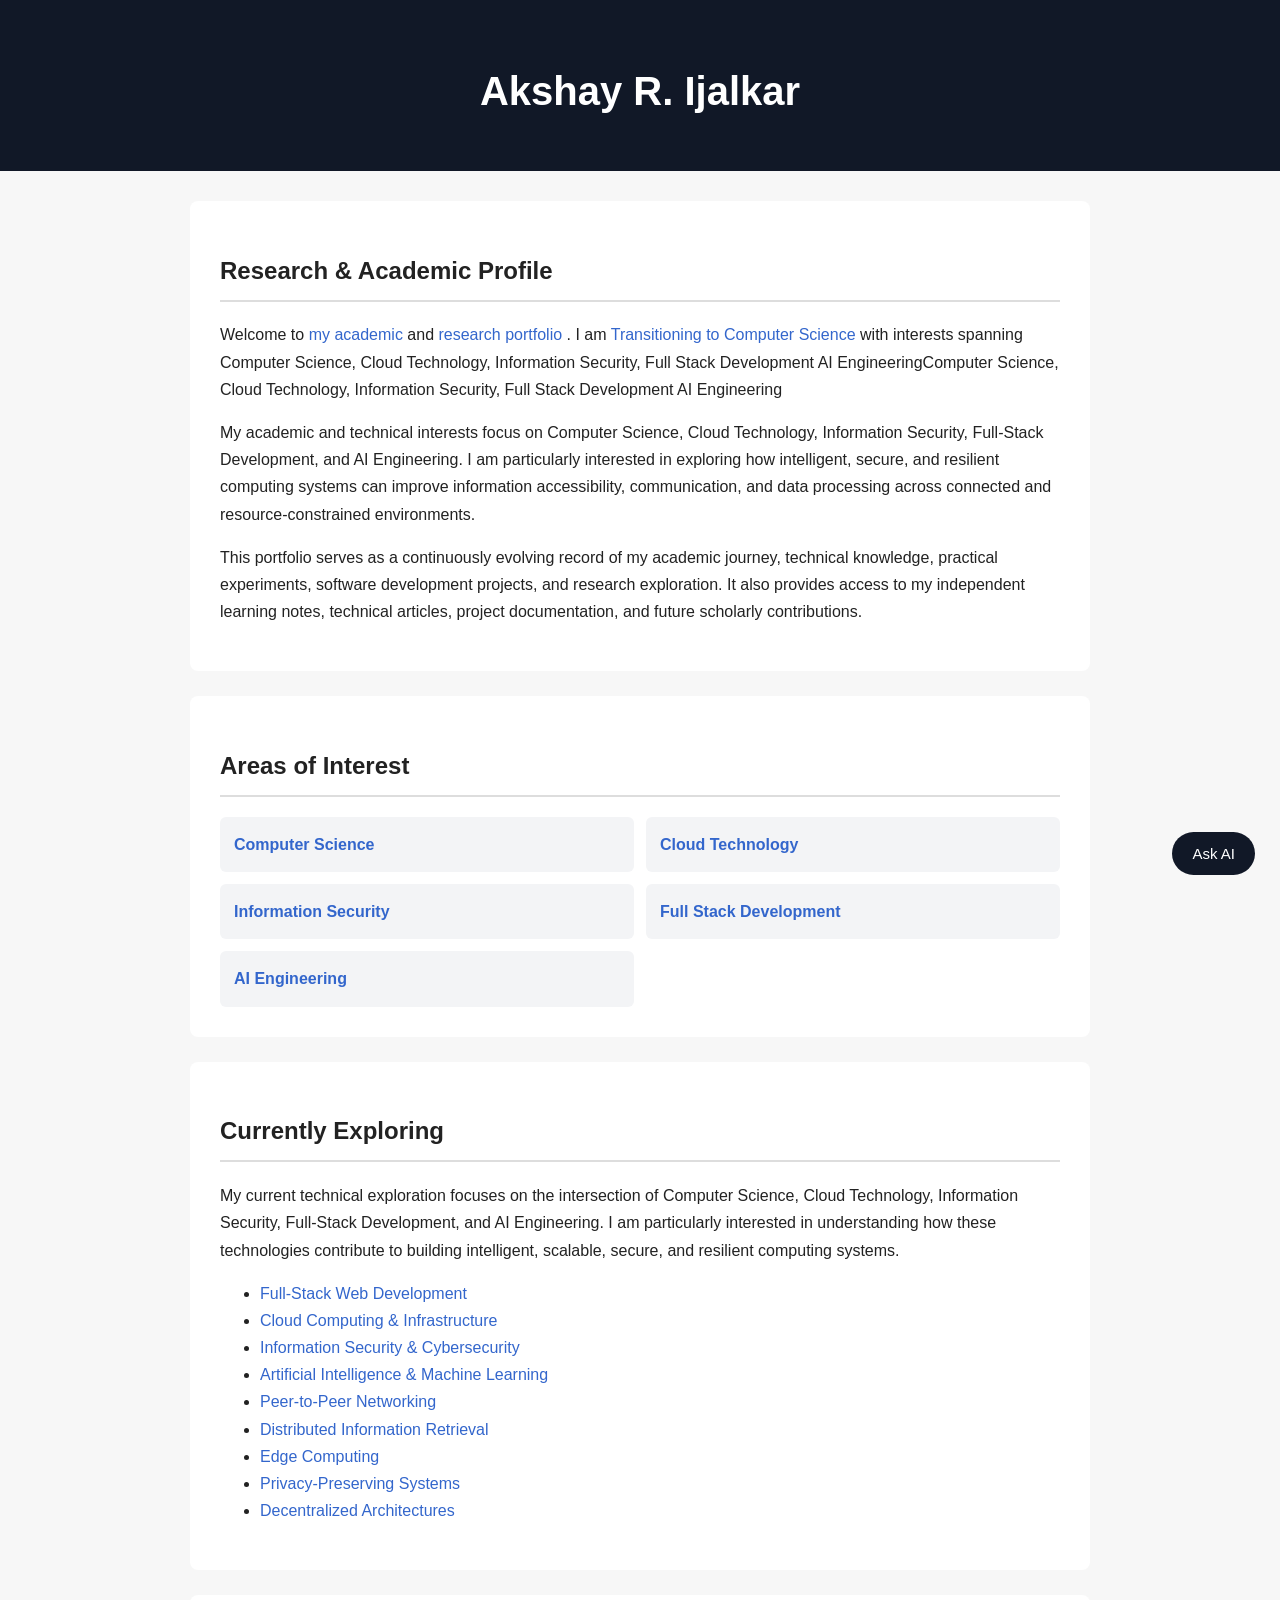
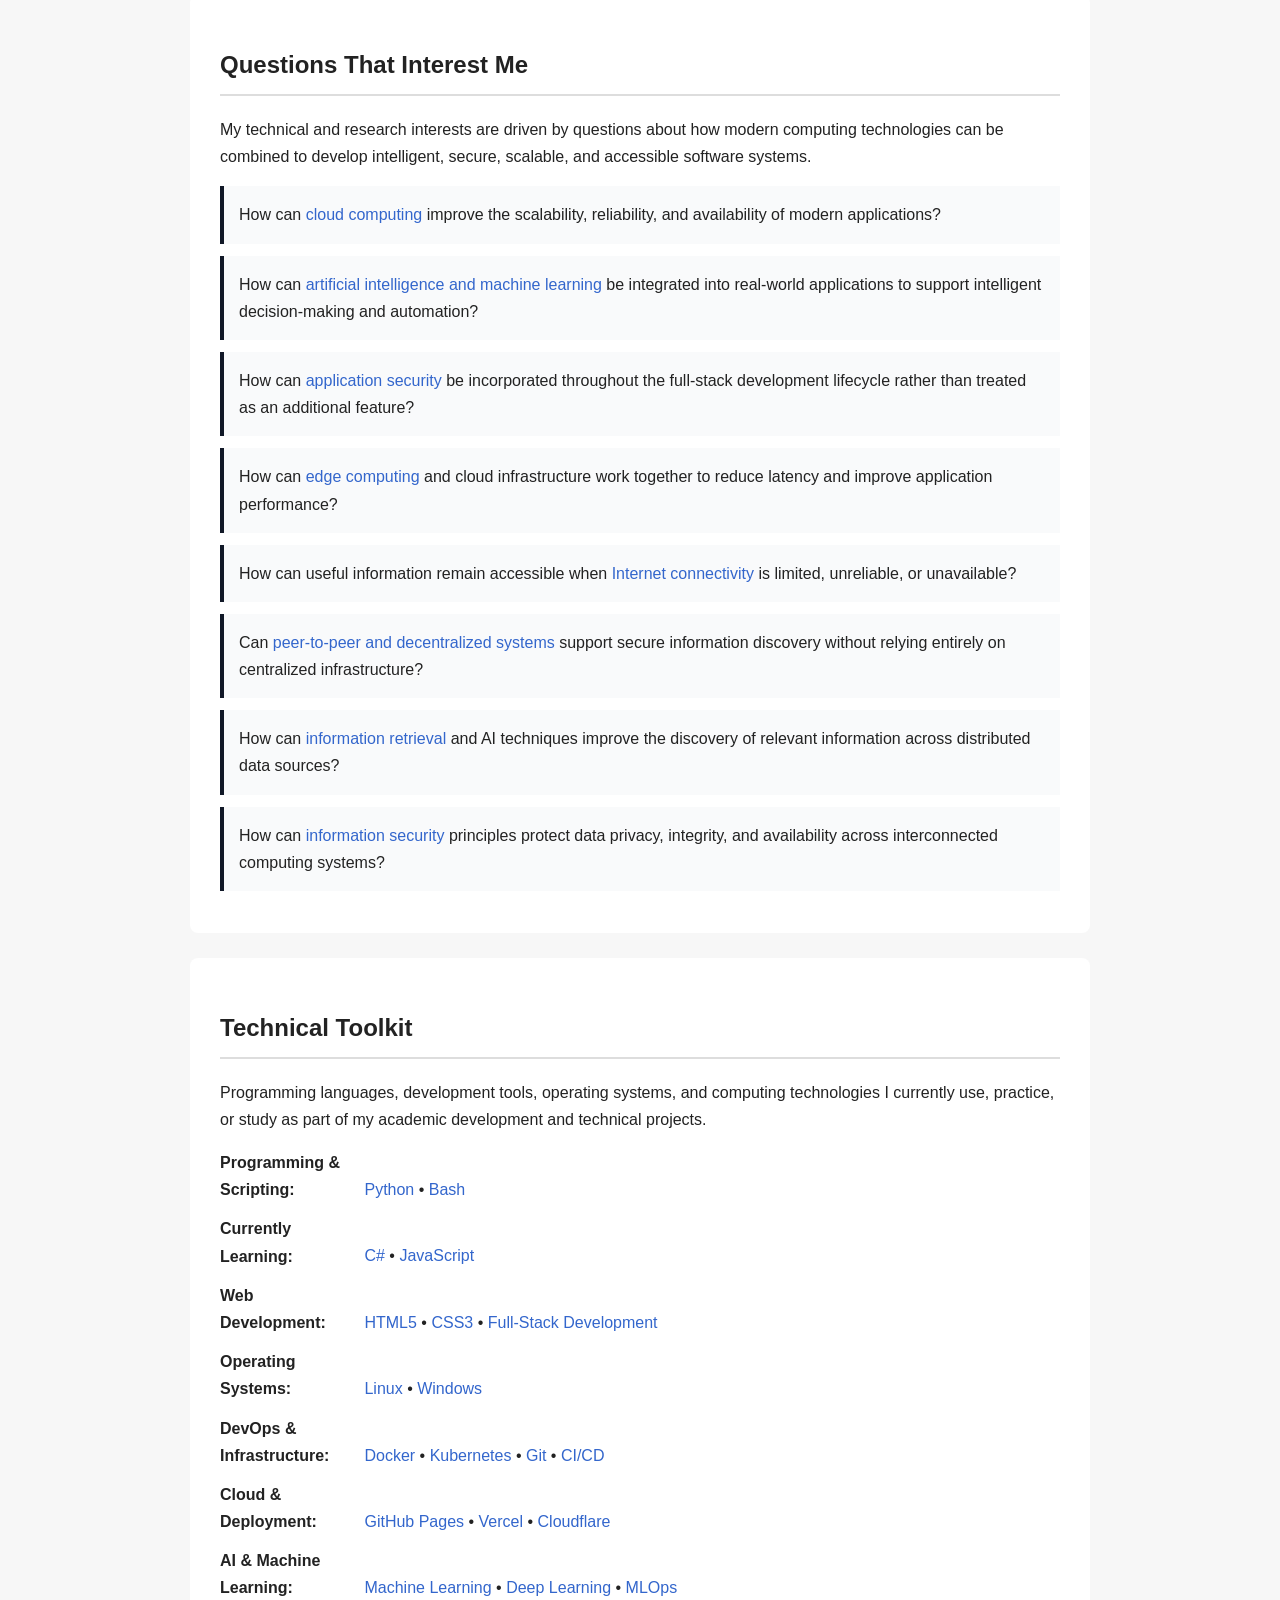
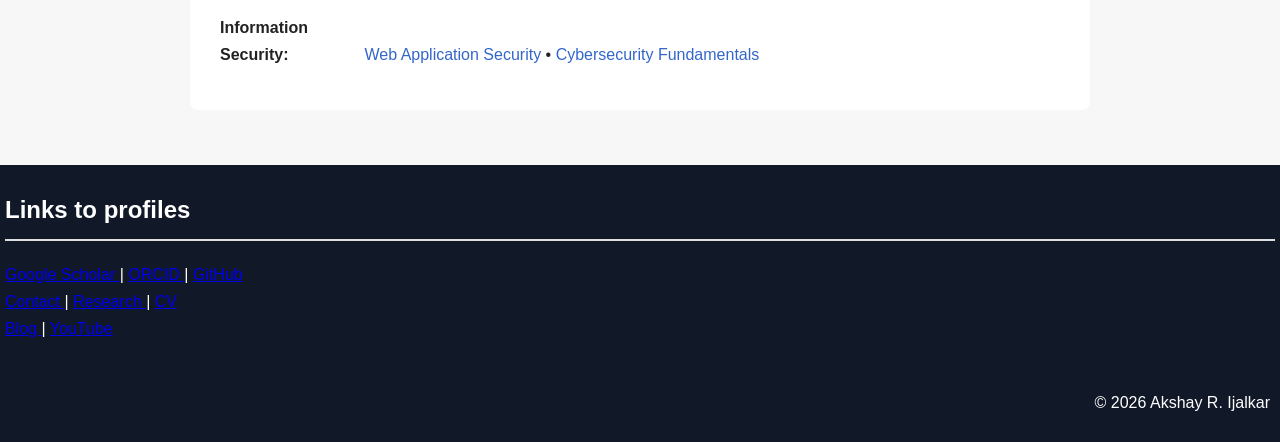
<file: index.html>
<!DOCTYPE <a href="https://developer.mozilla.org/en-US/docs/Web/HTML" target="_blank" rel="noopener noreferrer">
<html lang="en">
<a href="https://developer.mozilla.org/en-US/docs/Web/HTML" target="_blank" rel="noopener noreferrer"></a>

<head>

    <title>Akshay R. Ijalkar | Computer Science, Cloud & AI Engineering</title>
    
    <meta charset="UTF-8">
    <meta name="viewport" content="width=device-width, initial-scale=1.0">
    
    <!-- Primary SEO -->
    <meta name="description" content="Explore Akshay R. Ijalkar's portfolio featuring Computer Science, Cloud Technology, Information Security, Full-Stack Development, AI Engineering, technical projects, and research interests.">
    
    <meta name="author" content="Akshay R. Ijalkar">
    
    <meta name="robots" content="index, follow">
    
    <!-- Canonical URL -->
    <link rel="canonical" href="https://akshayijalkar.github.io/">
    
    <!-- Open Graph: Social Media Preview -->
    <meta property="og:type" content="website">
    <meta property="og:title" content="Akshay R. Ijalkar | Computer Science & AI Engineering">
    <meta property="og:description" content="Explore my technical projects, research interests, and learning journey across Computer Science, Cloud Technology, Information Security, Full-Stack Development, and AI Engineering.">
    <meta property="og:url" content="https://akshayijalkar.github.io/">
    <meta property="og:site_name" content="Akshay R. Ijalkar Portfolio">
    
    <!-- Twitter / X Preview -->
    <meta name="twitter:card" content="summary">
    <meta name="twitter:title" content="Akshay R. Ijalkar | Technical Portfolio">
    <meta name="twitter:description" content="Computer Science, Cloud Technology, Information Security, Full-Stack Development, and AI Engineering projects and research.">
    
    <!-- Browser Theme -->
    <meta name="theme-color" content="#ffffff">


  <style>

    /* =========================
       GENERAL PAGE
    ========================== */

    body {
      font-family: Arial, sans-serif;
      margin: 0;
      background: #f7f7f7;
      color: #222;
      line-height: 1.7;
    }

    /* =========================
       HEADER
    ========================== */

    header {
      background: #111827;
      color: white;
      padding: 30px 10px;
      text-align: center;
    }

    header h1 {
      margin-bottom: 5px;
      font-size: 40px;
    }

    /* header h1 a {
      color: inherit;
      text-decoration: none;
    }

    header h1 a:hover {
      opacity: 0.7;
    } */

    .tagline {
      color: #d1d5db;
      margin-top: 5px;
    }

    /* =========================
       NAVIGATION
    ========================== */

    nav {
      margin-top: 25px;
    }

    nav a {
      color: white;
      text-decoration: none;
      margin: 0 12px;
    }

    nav a:hover {
      text-decoration: underline;
    }

    /* =========================
       MAIN CONTENT
    ========================== */

    main {
      max-width: 900px;
      margin: auto;
      padding: 30px 20px;
    }

    section {
      background: white;
      margin-bottom: 25px;
      padding: 30px;
      border-radius: 8px;
    }

    h2 {
      border-bottom: 2px solid #ddd;
      padding-bottom: 8px;
    }

    /* Wikipedia-style links */

    main a {
      color: #3366cc;
      text-decoration: none;
    }

    main a:hover {
      text-decoration: underline;
    }

    /* =========================
       INTEREST GRID
    ========================== */

    .interest-grid {
      display: grid;
      grid-template-columns: repeat(2, 1fr);
      gap: 12px;
      margin-top: 20px;
    }

    .interest-item {
      background: #f3f4f6;
      padding: 14px;
      border-radius: 6px;
    }

    /* =========================
       QUESTIONS
    ========================== */

    .question {
      padding: 15px;
      margin: 12px 0;
      background: #f9fafb;
      border-left: 4px solid #111827;
    }

    /* =========================
       TOOLKIT
    ========================== */

    .toolkit-row {
      margin-bottom: 12px;
    }

    .toolkit-row strong {
      display: inline-block;
      width: 140px;
    }

    /* =========================
       EXPLORE LINKS
    ========================== */

    .explore {
      display: flex;
      flex-wrap: wrap;
      gap: 10px;
    }

    .explore a {
      background: #111827;
      color: white;
      padding: 10px 16px;
      border-radius: 5px;
      text-decoration: none;
    }

    .explore a:hover {
      opacity: 0.85;
      text-decoration: none;
    }

    /* =========================
       FOOTER
    ========================== */

    footer {
        .copyright {
            
      text-align: right;
      padding: 10px;
      background: #111827;
      color: white;
    }

    footer a {
      color: white;
      text-decoration: none;
    }

    footer a:hover {
      text-decoration: underline;
        }
        
        .footer-links {
      text-align: left;
      padding: 5px;
      background: #111827;
      color: white;
    }

    footer a {
      color: white;
      text-decoration: none;
    }

    footer a:hover {
      text-decoration: underline;
        }    
        }
    }

    /* =========================
       MOBILE
    ========================== */

    @media (max-width: 600px) {

      header h1 {
        font-size: 30px;
      }

      nav a {
        display: inline-block;
        margin: 5px 7px;
      }

      .interest-grid {
        grid-template-columns: 1fr;
      }

      .toolkit-row strong {
        display: block;
        width: auto;
      }

    }
    
        /* =========================
       AI CHATBOT
    ========================= */
    
    #chat-button {
        position: fixed;
        right: 25px;
        bottom: 25px;
    
        background: #111827;
        color: white;
    
        border: none;
        border-radius: 25px;
    
        padding: 13px 20px;
    
        font-size: 15px;
        cursor: pointer;
    }
    
    #chat-window {
        display: none;
    
        position: fixed;
        right: 25px;
        bottom: 85px;
    
        width: 350px;
        height: 450px;
    
        background: white;
    
        border-radius: 10px;
    
        box-shadow:
            0 5px 25px rgba(0,0,0,0.25);
    
        overflow: hidden;
    
        z-index: 1000;
    }
    
    #chat-header {
        background: #111827;
        color: white;
    
        padding: 15px;
    
        display: flex;
        justify-content: space-between;
    }
    
    #chat-header button {
        background: none;
        border: none;
        color: white;
    
        font-size: 20px;
        cursor: pointer;
    }
    
    #chat-messages {
        height: 320px;
    
        padding: 15px;
    
        overflow-y: auto;
    
        font-size: 14px;
    }
    
    #chat-input-area {
        display: flex;
    
        padding: 10px;
    
        border-top: 1px solid #ddd;
    }
    
    #chat-input {
        flex: 1;
    
        padding: 9px;
    
        border: 1px solid #ccc;
        border-radius: 5px;
    }
    
    #chat-input-area button {
        margin-left: 7px;
    
        background: #111827;
        color: white;
    
        border: none;
        border-radius: 5px;
    
        padding: 8px 12px;
    
        cursor: pointer;
    }

  </style>

</head>


<body>


<!-- =========================
     HEADER
========================== -->

<header>

  <h1>
   
      Akshay R. Ijalkar
  </h1>

  <p class="tagline">
    
    </p>

  <!-- <nav>
    <a href="web_deployment/about.html">About</a>
    <a href="web_deployment/academic.html">Academic</a>
    <a href="web_deployment/research.html">Research</a>
    <a href="web_deployment/projects.html">Projects</a>
    <a href="web_deployment/publications.html">Publications</a>
  </nav> -->

</header>


<main>


<!-- =========================
     INTRODUCTION
========================== -->

<section id="profile">

  <h2>Research & Academic Profile</h2>

  <p>
    Welcome to 
    
    <a href="web_deployment/academic.html/"
       target="_blank"
       rel="noopener noreferrer" 
       title="go to academic page">
      my academic
    </a>
    
    and
    
    <a href="web_deployment/research.html/"
       rel="noopener noreferrer"
       title="go to research page">
      research portfolio
    </a>.
      
    I am
      
    <a href="https://transition2cs.blogspot.com//"
   rel="noopener noreferrer"
   title="Transition2CS blog">
    Transitioning to Computer Science
    </a>
    
    with interests spanning Computer Science, Cloud Technology, 
    Information Security, Full Stack Development AI EngineeringComputer Science, 
    Cloud Technology, Information Security, Full Stack Development AI Engineering
  </p>


<p>
  My academic and technical interests focus on Computer Science,
  Cloud Technology, Information Security, Full-Stack Development,
  and AI Engineering. I am particularly interested in exploring
  how intelligent, secure, and resilient computing systems can
  improve information accessibility, communication, and data
  processing across connected and resource-constrained environments.
</p>

<p>
  This portfolio serves as a continuously evolving record of my
  academic journey, technical knowledge, practical experiments,
  software development projects, and research exploration.
  It also provides access to my independent learning notes,
  technical articles, project documentation, and future
  scholarly contributions.
</p>

</section>



<!-- =========================
     AREAS OF INTEREST
========================== -->

<section id="interests">

  <h2>Areas of Interest</h2>

  <div class="interest-grid">


    <div class="interest-item">

        <a href="knowledge/computer_science/computerscience.html"
           target="_blank"
           rel="noopener noreferrer"
           title="know more from me">
           <b>Computer Science</b> 
        </a>
    </div>

    <div class="interest-item">
        
        <a href="knowledge/cloud_technology/cloudtechnology.html"
           target="_blank"
           rel="noopener noreferrer"
           title="know more from me">
           <b>Cloud Technology</b>
        </a>
    </div>

    <div class="interest-item">
      <a href="knowledge/information_security/informationsecurity.html"
           target="_blank"
           rel="noopener noreferrer"
           title="know more from me">
           <b>Information Security</b>
      </a>
    </div>

    <div class="interest-item">
        <a href="knowledge/full_stack_development/fullstack.html"
           target="_blank"
           rel="noopener noreferrer"
           title="know more from me">
           <b>Full Stack Development</b>
        </a>
    </div>
      
    <div class="interest-item">
        
        <a href="knowledge/ai_engineering/aiengineering.html"
           target="_blank"
           rel="noopener noreferrer"
           title="know more from me">
           <b>AI Engineering</b>
        </a>
    </div>

  </div>

</section>



<!-- =========================
     CURRENTLY EXPLORING
========================== -->


<section id="exploring">

  <h2>Currently Exploring</h2>

  <p>
    My current technical exploration focuses on the intersection
    of Computer Science, Cloud Technology, Information Security,
    Full-Stack Development, and AI Engineering. I am particularly
    interested in understanding how these technologies contribute
    to building intelligent, scalable, secure, and resilient
    computing systems.
  </p>

  <ul>

    <li>
      <a href="https://developer.mozilla.org/en-US/docs/Learn_web_development"
         target="_blank"
         rel="noopener noreferrer"
         title="Explore frontend and backend technologies used to develop modern web applications.">
        Full-Stack Web Development
      </a>
    </li>

    <li>
      <a href="https://aws.amazon.com/what-is/cloud-computing/"
         target="_blank"
         rel="noopener noreferrer"
         title="Explore cloud infrastructure, virtualization, scalability, and distributed services.">
        Cloud Computing & Infrastructure
      </a>
    </li>

    <li>
      <a href="https://www.nist.gov/cyberframework"
         target="_blank"
         rel="noopener noreferrer"
         title="Study security principles, risk management, and protection of information systems.">
        Information Security & Cybersecurity
      </a>
    </li>

    <li>
      <a href="https://developers.google.com/machine-learning"
         target="_blank"
         rel="noopener noreferrer"
         title="Explore machine learning, model development, evaluation, and intelligent applications.">
        Artificial Intelligence & Machine Learning
      </a>
    </li>

    <li>
      <a href="https://www.britannica.com/technology/P2P"
         target="_blank"
         rel="noopener noreferrer"
         title="Understand communication and resource sharing between participating devices.">
        Peer-to-Peer Networking
      </a>
    </li>

    <li>
      <a href="https://nlp.stanford.edu/IR-book/"
         target="_blank"
         rel="noopener noreferrer"
         title="Study information retrieval fundamentals and their applications to distributed information discovery.">
        Distributed Information Retrieval
      </a>
    </li>

    <li>
      <a href="https://www.cloudflare.com/learning/serverless/glossary/what-is-edge-computing/"
         target="_blank"
         rel="noopener noreferrer"
         title="Explore computation and data processing closer to users and connected devices.">
        Edge Computing
      </a>
    </li>

    <li>
      <a href="https://en.wikipedia.org/wiki/Privacy-enhancing_technologies"
         target="_blank"
         rel="noopener noreferrer"
         title="Investigate technologies that protect personal information during computation and communication.">
        Privacy-Preserving Systems
      </a>
    </li>

    <li>
      <a href="https://en.wikipedia.org/wiki/Decentralized_computing"
         target="_blank"
         rel="noopener noreferrer"
         title="Explore architectures that distribute computation and responsibilities across multiple systems.">
        Decentralized Architectures
      </a>
    </li>

  </ul>

</section>




<!-- =========================
     RESEARCH QUESTIONS
========================== -->


<section id="questions">

  <h2>Questions That Interest Me</h2>

  <p>
    My technical and research interests are driven by questions
    about how modern computing technologies can be combined
    to develop intelligent, secure, scalable, and accessible
    software systems.
  </p>

  <div class="question">
    How can
    <a href="https://aws.amazon.com/what-is/cloud-computing/"
       target="_blank"
       rel="noopener noreferrer"
       title="Cloud computing provides on-demand access to computing resources and services.">
      cloud computing
    </a>
    improve the scalability, reliability, and availability
    of modern applications?
  </div>

  <div class="question">
    How can
    <a href="https://developers.google.com/machine-learning"
       target="_blank"
       rel="noopener noreferrer"
       title="Machine learning enables systems to learn patterns from data and make predictions.">
      artificial intelligence and machine learning
    </a>
    be integrated into real-world applications to support
    intelligent decision-making and automation?
  </div>

  <div class="question">
    How can
    <a href="https://owasp.org/www-project-top-ten/"
       target="_blank"
       rel="noopener noreferrer"
       title="OWASP provides guidance on common web application security risks.">
      application security
    </a>
    be incorporated throughout the full-stack development
    lifecycle rather than treated as an additional feature?
  </div>

  <div class="question">
    How can
    <a href="https://www.cloudflare.com/learning/serverless/glossary/what-is-edge-computing/"
       target="_blank"
       rel="noopener noreferrer"
       title="Edge computing processes data closer to its source.">
      edge computing
    </a>
    and cloud infrastructure work together to reduce
    latency and improve application performance?
  </div>

  <div class="question">
    How can useful information remain accessible when
    <a href="https://en.wikipedia.org/wiki/Internet"
       target="_blank"
       rel="noopener noreferrer"
       title="The Internet is a global system of interconnected networks.">
      Internet connectivity
    </a>
    is limited, unreliable, or unavailable?
  </div>

  <div class="question">
    Can
    <a href="https://www.britannica.com/technology/P2P"
       target="_blank"
       rel="noopener noreferrer"
       title="Peer-to-peer systems allow devices to share resources directly.">
      peer-to-peer and decentralized systems
    </a>
    support secure information discovery without relying
    entirely on centralized infrastructure?
  </div>

  <div class="question">
    How can
    <a href="https://nlp.stanford.edu/IR-book/"
       target="_blank"
       rel="noopener noreferrer"
       title="Information retrieval concerns finding information relevant to a user's query.">
      information retrieval
    </a>
    and AI techniques improve the discovery of relevant
    information across distributed data sources?
  </div>

  <div class="question">
    How can
    <a href="https://www.nist.gov/cyberframework"
       target="_blank"
       rel="noopener noreferrer"
       title="The NIST Cybersecurity Framework provides guidance for managing cybersecurity risks.">
      information security
    </a>
    principles protect data privacy, integrity, and
    availability across interconnected computing systems?
  </div>

</section>



<!-- =========================
     TECHNICAL TOOLKIT
========================== -->


<section id="toolkit">

  <h2>Technical Toolkit</h2>

  <p>
    Programming languages, development tools, operating systems,
    and computing technologies I currently use, practice, or
    study as part of my academic development and technical projects.
  </p>

  <div class="toolkit-row">
    <strong>Programming & Scripting:</strong>

    <a href="https://docs.python.org/3/"
       target="_blank"
       rel="noopener noreferrer"
       title="Python is a general-purpose programming language used in automation, data processing, and AI.">
      Python
    </a> •

    <a href="https://www.gnu.org/software/bash/manual/"
       target="_blank"
       rel="noopener noreferrer"
       title="Bash is a command-line shell and scripting language.">
      Bash
    </a>
  </div>

  <div class="toolkit-row">
    <strong>Currently Learning:</strong>

    <a href="https://learn.microsoft.com/en-us/dotnet/csharp/"
       target="_blank"
       rel="noopener noreferrer"
       title="C# is a modern programming language used with the .NET platform.">
      C#
    </a> •

    <a href="https://developer.mozilla.org/en-US/docs/Web/JavaScript"
       target="_blank"
       rel="noopener noreferrer"
       title="JavaScript enables dynamic behavior and interactivity in web applications.">
      JavaScript
    </a>
  </div>

  <div class="toolkit-row">
    <strong>Web Development:</strong>

    <a href="https://developer.mozilla.org/en-US/docs/Web/HTML"
       target="_blank"
       rel="noopener noreferrer"
       title="HTML defines the structure and meaning of web content.">
      HTML5
    </a> •

    <a href="https://developer.mozilla.org/en-US/docs/Web/CSS"
       target="_blank"
       rel="noopener noreferrer"
       title="CSS controls the presentation and layout of web pages.">
      CSS3
    </a> •

    <a href="https://developer.mozilla.org/en-US/docs/Learn_web_development"
       target="_blank"
       rel="noopener noreferrer"
       title="Full-stack development combines frontend interfaces with backend services and data management.">
      Full-Stack Development
    </a>
  </div>

  <div class="toolkit-row">
    <strong>Operating Systems:</strong>

    <a href="https://www.kernel.org/"
       target="_blank"
       rel="noopener noreferrer"
       title="Linux is an open-source operating system kernel used in servers, development, and infrastructure.">
      Linux
    </a> •

    <a href="https://learn.microsoft.com/en-us/windows/"
       target="_blank"
       rel="noopener noreferrer"
       title="Windows is an operating system platform used for development and computing.">
      Windows
    </a>
  </div>

  <div class="toolkit-row">
    <strong>DevOps & Infrastructure:</strong>

    <a href="https://docs.docker.com/"
       target="_blank"
       rel="noopener noreferrer"
       title="Docker provides containerization tools for packaging and running applications.">
      Docker
    </a> •

    <a href="https://kubernetes.io/docs/"
       target="_blank"
       rel="noopener noreferrer"
       title="Kubernetes orchestrates containerized applications.">
      Kubernetes
    </a> •

    <a href="https://git-scm.com/doc"
       target="_blank"
       rel="noopener noreferrer"
       title="Git is a distributed version-control system.">
      Git
    </a> •

    <a href="https://docs.github.com/en/actions"
       target="_blank"
       rel="noopener noreferrer"
       title="GitHub Actions automates software workflows, testing, and deployment.">
      CI/CD
    </a>
  </div>

  <div class="toolkit-row">
    <strong>Cloud & Deployment:</strong>

    <a href="https://docs.github.com/en/pages"
       target="_blank"
       rel="noopener noreferrer"
       title="GitHub Pages hosts static websites directly from repositories.">
      GitHub Pages
    </a> •

    <a href="https://vercel.com/docs"
       target="_blank"
       rel="noopener noreferrer"
       title="Vercel provides web application hosting and serverless deployment capabilities.">
      Vercel
    </a> •

    <a href="https://developers.cloudflare.com/"
       target="_blank"
       rel="noopener noreferrer"
       title="Cloudflare provides networking, security, and edge computing services.">
      Cloudflare
    </a>
  </div>

  <div class="toolkit-row">
    <strong>AI & Machine Learning:</strong>

    <a href="https://scikit-learn.org/stable/"
       target="_blank"
       rel="noopener noreferrer"
       title="Scikit-learn provides tools for machine learning in Python.">
      Machine Learning
    </a> •

    <a href="https://www.tensorflow.org/learn"
       target="_blank"
       rel="noopener noreferrer"
       title="Deep learning uses neural networks to learn representations from data.">
      Deep Learning
    </a> •

    <a href="https://mlflow.org/docs/latest/"
       target="_blank"
       rel="noopener noreferrer"
       title="MLflow supports machine learning experiment tracking and model lifecycle management.">
      MLOps
    </a>
  </div>

  <div class="toolkit-row">
    <strong>Information Security:</strong>

    <a href="https://owasp.org/www-project-top-ten/"
       target="_blank"
       rel="noopener noreferrer"
       title="OWASP provides guidance on common web application security risks.">
      Web Application Security
    </a> •

    <a href="https://www.nist.gov/cyberframework"
       target="_blank"
       rel="noopener noreferrer"
       title="The NIST Cybersecurity Framework supports cybersecurity risk management.">
      Cybersecurity Fundamentals
    </a>
  </div>

</section>




<!-- =========================
     RECENT ACTIVITY
========================== -->
<!-- 
<section id="activity">

  <h2>Recent Activity</h2>

  <p>
    <strong>2026</strong>
  </p>

  <ul>
    <li>Building and maintaining this academic and research portfolio.</li>

    <li>
      Strengthening foundations in Computer Science and preparing for
      advanced study.
    </li>

    <li>
      Studying computer networking, distributed computing and
      information security.
    </li>

    <li>
      Exploring research questions involving decentralized and
      Internet-independent information access.
    </li>

    <li>
      Developing practical experience with <a href="https://www.kernel.org/" target="_blank" rel="noopener noreferrer">Linux</a>, programming,
      networking and cloud technologies.
    </li>
  </ul>

</section> -->



<!-- =========================
     EXPLORE PROFILE
========================== -->
<!-- 
<section id="explore">

  <h2>Explore My Work</h2>
  <p>
    Detailed information about my academic background, research,
    technical projects and scholarly work is available through the
    above different pages.
  </p>
</section> -->



<!-- =========================
     RESEARCH PROFILES
========================== -->

<!-- <section id="profiles">

  <h2>Links to profiles</h2>

  <p>

    <a href="https://scholar.google.com/citations?hl=en&user=Q9m4CH0AAAAJ"
       target="_blank"
       rel="noopener noreferrer">
       Google Scholar
    </a>

    |

    <a href="https://orcid.org/0009-0005-6980-1310"
       target="_blank"
       rel="noopener noreferrer">
       ORCID
    </a>

    |

    <a href="https://github.com/akshayijalkar/"
       target="_blank"
       rel="noopener noreferrer">
       GitHub
    </a>

    |
    
    <a href="web_deployment/contact.html"
        target="_blank"
        rel="noopener noreferrer">
        Contact
    </a>

    |
    
    <a href="web_deployment/contact.html"
        target="_blank"
        rel="noopener noreferrer">
        Research
    </a>

    |
    
    <a href="web_deployment/cv.html" 
       title="Go to Curriculum Vitae" 
       target="_blank">
       CV
    </a>

    |
      
    <a href="web_deployment/contact.html"
        target="_blank"
        rel="noopener noreferrer">
        Blog
    </a>

    |
    
    <a href="web_deployment/contact.html"
        target="_blank"
        rel="noopener noreferrer">
        YouTube
    </a>
  </p>

</section> -->


</main>
  
  <!-- AI Chat Button -->
<button id="chat-button" onclick="toggleChat()">Ask AI</button>

<!-- AI Chat Window -->
<div id="chat-window">

  <div id="chat-header">
    Ask about Akshay's work
    <button onclick="toggleChat()">×</button>
  </div>

  <div id="chat-messages">
    <p>
      <strong>AI:</strong>
      Hi! ask me about Akshay's research,
      projects, academic work, or technical interests.
    </p>
  </div>

  <div id="chat-input-area">
    <input
      id="chat-input"
      type="text"
      placeholder="Ask a question..."
    >

    <button onclick="sendMessage()">Send</button>
  </div>

</div>
<script>

  function toggleChat() {
  
      const chat = document.getElementById("chat-window");
  
      if (chat.style.display === "block") {
          chat.style.display = "none";
      } else {
          chat.style.display = "block";
      }
  }
  async function sendMessage() {
    const input = document.getElementById("chat-input");
    const messages = document.getElementById("chat-messages");

    const message = input.value.trim();

    if (!message) {
        return;
    }

    // Display user's message
    const userMessage = document.createElement("div");
    userMessage.className = "user-message";
    userMessage.textContent = "You: " + message;
    messages.appendChild(userMessage);

    input.value = "";

    // Display temporary thinking message
    const aiMessage = document.createElement("div");
    aiMessage.className = "ai-message";
    aiMessage.textContent = "AI: Thinking...";
    messages.appendChild(aiMessage);

    messages.scrollTop = messages.scrollHeight;

    try {
        const response = await fetch(
            "https://akshay-portfolio-ai.<a href="https://vercel.com/docs" target="_blank" rel="noopener noreferrer">vercel</a>.app/api/chat",
            {
                method: "POST",
                headers: {
                    "Content-Type": "application/json"
                },
                body: JSON.stringify({
                    message: message
                })
            }
        );

        const data = await response.json();

        if (!response.ok) {
            throw new Error(
                data.details || data.error || "Request failed"
            );
        }

        aiMessage.textContent = "AI: " + data.answer;

    } catch (error) {
        console.error(error);

        aiMessage.textContent =
            "AI: Sorry, I couldn't process your request.";
    }

    messages.scrollTop = messages.scrollHeight;
    }
  document
    .getElementById("chat-input")
    .addEventListener("keydown", function(event) {

        if (event.key === "Enter") {
            event.preventDefault();
            sendMessage();
        }

    });
  
</script>

<!-- =========================
     FOOTER
========================== -->

<footer>
<div class="footer-links">
  <h2>Links to profiles</h2>

  <p>

    <a href="https://scholar.google.com/citations?hl=en&user=Q9m4CH0AAAAJ"
       target="_blank"
       rel="noopener noreferrer">
       Google Scholar
    </a>

    |

    <a href="https://orcid.org/0009-0005-6980-1310"
       target="_blank"
       rel="noopener noreferrer">
       ORCID
    </a>

    |

    <a href="https://github.com/akshayijalkar/"
       target="_blank"
       rel="noopener noreferrer">
       GitHub
    </a>
<br>
    
    
    <a href="web_deployment/contact.html"
        target="_blank"
        rel="noopener noreferrer">
        Contact
    </a>

    |
    
    <a href="web_deployment/contact.html"
        target="_blank"
        rel="noopener noreferrer">
        Research
    </a>

    |
    
    <a href="web_deployment/cv.html" 
       title="Go to Curriculum Vitae" 
       target="_blank">
       CV
    </a>

    <br>
      
    <a href="web_deployment/contact.html"
        target="_blank"
        rel="noopener noreferrer">
        Blog
    </a>

    |
    
    <a href="web_deployment/contact.html"
        target="_blank"
        rel="noopener noreferrer">
        YouTube
    </a>
  </p>
</div>
<div class="copyright">
  <p>
    © 2026 Akshay R. Ijalkar
  </p>
</div>
</footer>

</body>
</html>
</file>
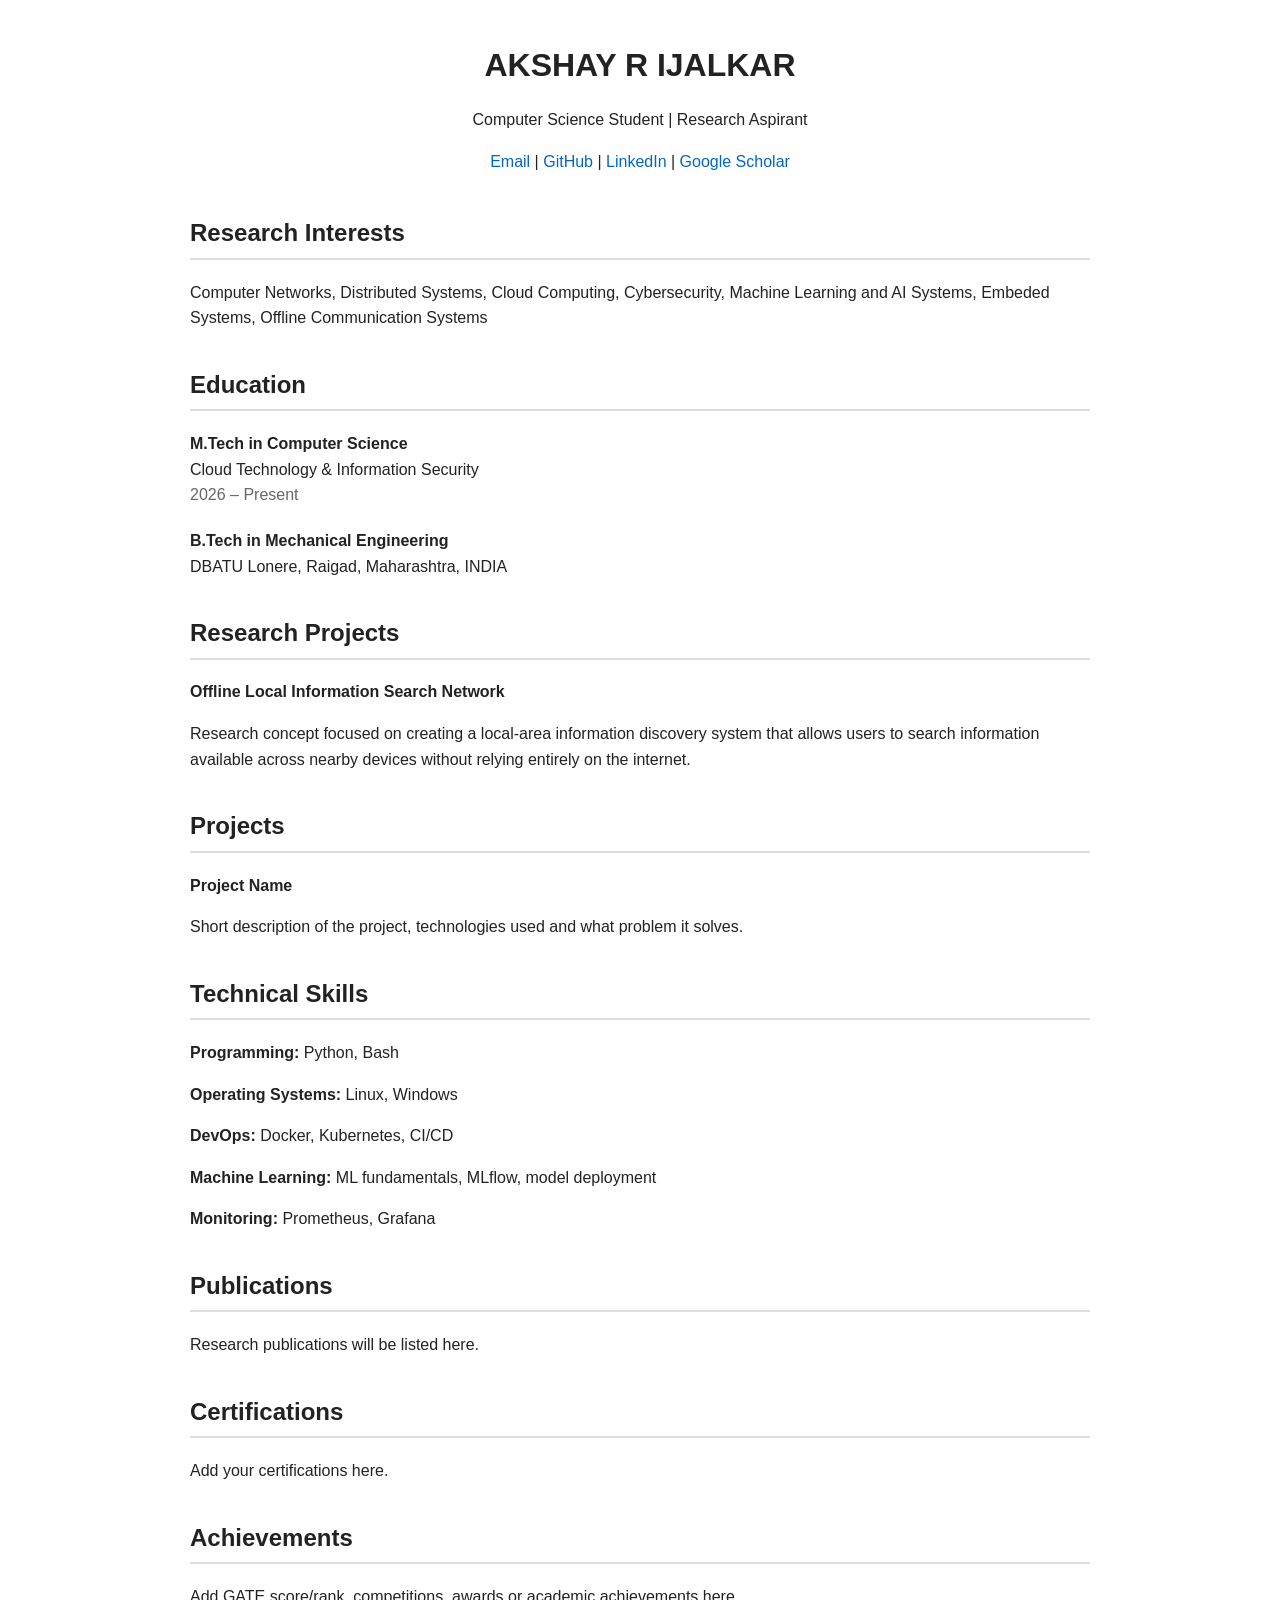
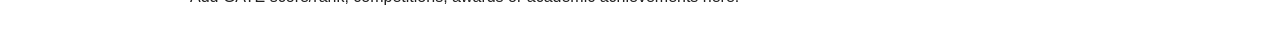
<file: CV.html>
<!DOCTYPE html>
<html lang="en">
<head>
  <meta charset="UTF-8">
  <meta name="viewport" content="width=device-width, initial-scale=1.0">
  <title>CV | AKSHAY R IJALKAR</title>

  <style>
    body {
      font-family: Arial, sans-serif;
      max-width: 900px;
      margin: 40px auto;
      padding: 0 20px;
      line-height: 1.6;
      color: #222;
    }

    h1 {
      margin-bottom: 5px;
    }

    h2 {
      border-bottom: 2px solid #ddd;
      padding-bottom: 5px;
      margin-top: 35px;
    }

    a {
      color: #0066cc;
      text-decoration: none;
    }

    .header {
      text-align: center;
      margin-bottom: 40px;
    }

    .item {
      margin-bottom: 20px;
    }

    .date {
      color: #666;
    }
  </style>
</head>

<body>

  <div class="header">
    <h1>AKSHAY R IJALKAR</h1>

    <p>
      Computer Science Student | Research Aspirant
    </p>

    <p>
      <a href="mailto:ijalkar3@gmail.com">Email</a> |
      <a href="https://github.com/akshayijalkar">GitHub</a> |
      <a href="https://www.linkedin.com/in/akshay-i-3b8264187">LinkedIn</a> |
      <a href="https://scholar.google.com/citations?hl=en&user=Q9m4CH0AAAAJ">Google Scholar</a>
    </p>
  </div>

  <h2>Research Interests</h2>

  <p>
    Computer Networks, Distributed Systems, Cloud Computing,
    Cybersecurity, Machine Learning and AI Systems,
    Embeded Systems, Offline Communication Systems
  </p>

  <h2>Education</h2>

  <div class="item">
    <strong>M.Tech in Computer Science</strong><br>
    Cloud Technology & Information Security<br>
    <span class="date">2026 – Present</span>
  </div>

  <div class="item">
    <strong>B.Tech in Mechanical Engineering</strong><br>DBATU Lonere, Raigad, Maharashtra, INDIA
    <br>
  </div>

  <h2>Research Projects</h2>

  <div class="item">
    <strong>Offline Local Information Search Network</strong>

    <p>
      Research concept focused on creating a local-area information
      discovery system that allows users to search information available
      across nearby devices without relying entirely on the internet.
    </p>
  </div>

  <h2>Projects</h2>

  <div class="item">
    <strong>Project Name</strong>
    <p>
      Short description of the project, technologies used and what
      problem it solves.
    </p>
  </div>

  <h2>Technical Skills</h2>

  <p>
    <strong>Programming:</strong> Python, Bash
  </p>

  <p>
    <strong>Operating Systems:</strong> Linux, Windows
  </p>

  <p>
    <strong>DevOps:</strong> Docker, Kubernetes, CI/CD
  </p>

  <p>
    <strong>Machine Learning:</strong>
    ML fundamentals, MLflow, model deployment
  </p>

  <p>
    <strong>Monitoring:</strong>
    Prometheus, Grafana
  </p>

  <h2>Publications</h2>

  <p>
    Research publications will be listed here.
  </p>

  <h2>Certifications</h2>

  <p>
    Add your certifications here.
  </p>

  <h2>Achievements</h2>

  <p>
    Add GATE score/rank, competitions, awards or academic achievements here.
  </p>

</body>
</html>
</file>
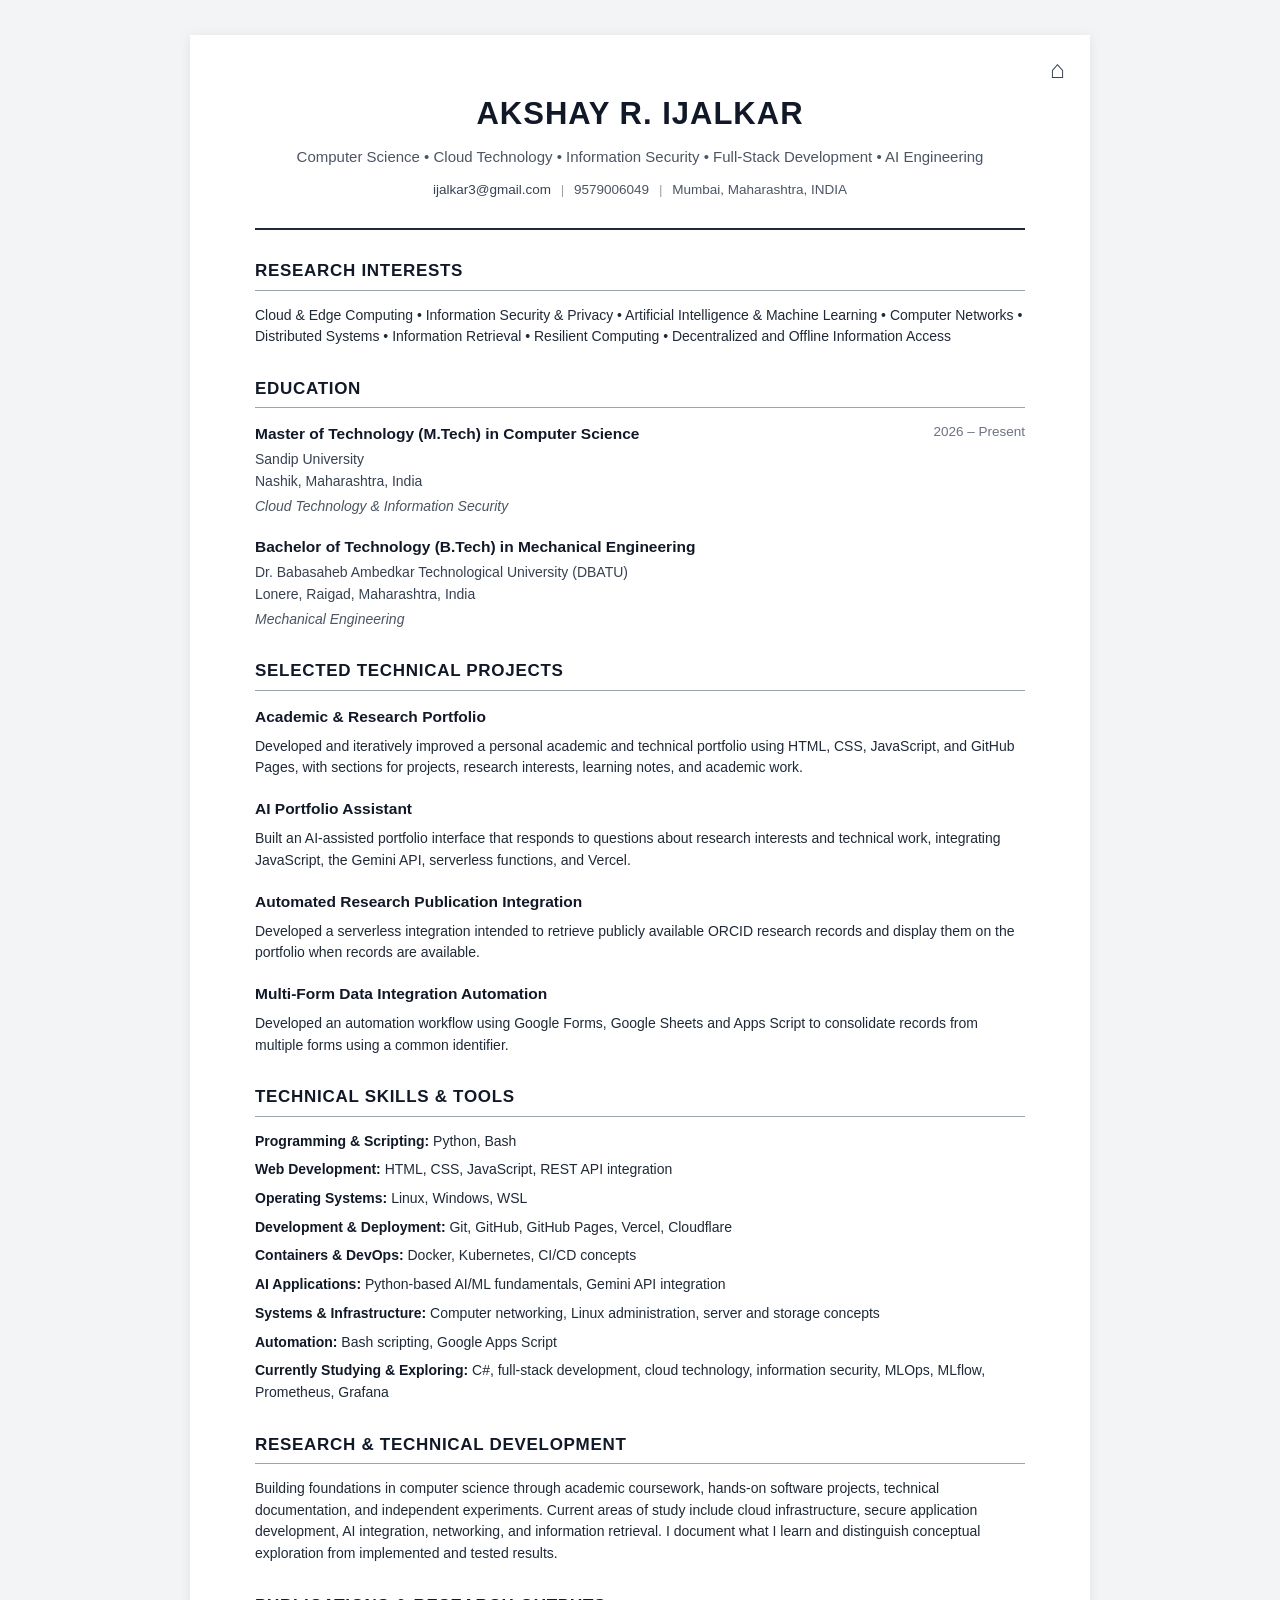
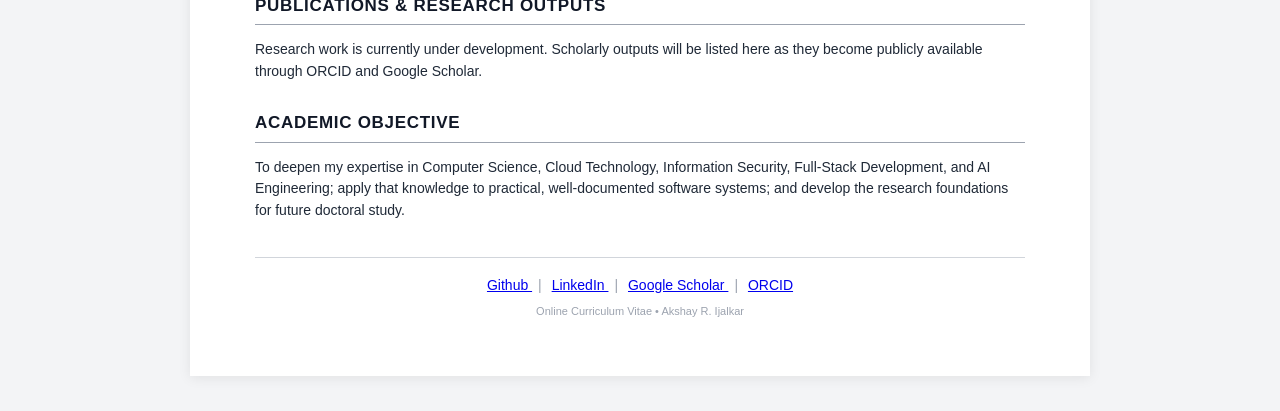
<file: web_deployment/cv.html>
<!DOCTYPE html>
<html lang="en">

<head>

  <meta charset="UTF-8">
  <meta name="viewport" content="width=device-width, initial-scale=1.0">

  <title>Curriculum Vitae | Akshay R. Ijalkar | Computer Science & AI Engineering</title>
  <meta name="description" content="Explore the curriculum vitae of Akshay R. Ijalkar, M.Tech Computer Science student focusing on cloud technology, information security, full-stack development, AI engineering, and technical projects.">
  <meta name="author" content="Akshay R. Ijalkar">
  <meta name="robots" content="index, follow">

  <style>

    /* =========================================
       GENERAL
    ========================================= */

    * {
      box-sizing: border-box;
    }

    body {
      margin: 0;
      background: #f3f4f6;
      font-family: Arial, Helvetica, sans-serif;
      color: #1f2937;
      line-height: 1.55;
    }


    /* =========================================
       CV PAGE
    ========================================= */

    .cv-container {
      position: relative;
      max-width: 900px;
      margin: 35px auto;
      padding: 55px 65px;
      background: white;
      box-shadow: 0 2px 12px rgba(0, 0, 0, 0.08);
    }


    /* =========================================
       HOME BUTTON
    ========================================= */

    .home-button {
      position: absolute;
      top: 22px;
      right: 25px;

      color: #374151;
      text-decoration: none;

      font-size: 25px;
      line-height: 1;
    }

    .home-button:hover {
      color: #0066cc;
    }


    /* =========================================
       HEADER
    ========================================= */

    .cv-header {
      text-align: center;
      padding-bottom: 22px;
      border-bottom: 2px solid #1f2937;
    }

    .cv-header h1 {
      margin: 0;
      font-size: 31px;
      letter-spacing: 1px;
      color: #111827;
    }

    .headline {
      margin: 7px 0 12px;
      font-size: 15px;
      color: #4b5563;
    }

    .contact {
      margin: 5px 0;
      font-size: 13.5px;
      color: #4b5563;
    }

    .contact a {
      color: #374151;
      text-decoration: none;
    }

    .contact a:hover {
      text-decoration: underline;
    }

    .separator {
      color: #9ca3af;
      margin: 0 6px;
    }


    /* =========================================
       SECTIONS
    ========================================= */

    section {
      margin-top: 28px;
    }

    h2 {
      margin: 0 0 14px;
      padding-bottom: 5px;

      border-bottom: 1px solid #9ca3af;

      color: #111827;

      font-size: 17px;
      text-transform: uppercase;
      letter-spacing: 0.7px;
    }

    h3 {
      margin: 0;
      color: #111827;
      font-size: 15.5px;
    }

    p {
      margin: 7px 0;
      font-size: 14px;
    }


    /* =========================================
       ENTRIES
    ========================================= */

    .entry {
      margin-bottom: 18px;
    }

    .entry:last-child {
      margin-bottom: 0;
    }

    .entry-header {
      display: flex;
      justify-content: space-between;
      align-items: flex-start;
      gap: 20px;
    }

    .date {
      color: #6b7280;
      font-size: 13.5px;
      white-space: nowrap;
    }

    .institution {
      margin: 3px 0;
      color: #374151;
    }

    .specialization {
      margin: 2px 0;
      color: #4b5563;
      font-style: italic;
    }


    /* =========================================
       LISTS
    ========================================= */

    ul {
      margin: 8px 0 0 20px;
      padding: 0;
    }

    li {
      margin-bottom: 5px;
      font-size: 14px;
    }


    /* =========================================
       SKILLS
    ========================================= */

    .skill-row {
      margin-bottom: 7px;
      font-size: 14px;
    }

    .skill-row strong {
      color: #111827;
    }


    /* =========================================
       RESEARCH STATUS
    ========================================= */

    .status {
      display: inline-block;

      margin-top: 6px;
      padding: 2px 7px;

      border: 1px solid #d1d5db;
      border-radius: 3px;

      color: #4b5563;
      font-size: 11px;
    }


    /* =========================================
       FOOTER
    ========================================= */

    .cv-footer {
      margin-top: 35px;
      padding-top: 10px;

      border-top: 1px solid #d1d5db;

      text-align: center;
      color: #9ca3af;
      font-size: 11px;
    }


    /* =========================================
       MOBILE
    ========================================= */

    @media (max-width: 700px) {

      .cv-container {
        margin: 0;
        padding: 45px 25px;
        box-shadow: none;
      }

      .cv-header h1 {
        font-size: 26px;
      }

      .entry-header {
        display: block;
      }

      .date {
        display: block;
        margin-top: 3px;
      }

      .contact {
        line-height: 1.8;
      }

    }


    /* =========================================
       PRINT / PDF
    ========================================= */

    @media print {

      @page {
        size: A4;
        margin: 15mm 16mm;
      }

      body {
        background: white;
        color: black;
      }

      .cv-container {
        width: 100%;
        max-width: none;

        margin: 0;
        padding: 0;

        box-shadow: none;
      }

      /* Website-only control */
      .home-button {
        display: none !important;
      }

      .cv-header {
        padding-bottom: 15px;
      }

      section {
        margin-top: 20px;
      }

      h2 {
        margin-bottom: 10px;
      }

      p,
      li,
      .skill-row {
        font-size: 11pt;
      }

      h3 {
        font-size: 11.5pt;
      }

      a {
        color: black;
        text-decoration: none;
      }

      .entry,
      .skill-row {
        break-inside: avoid;
      }

      .cv-footer {
        display: none;
      }

    }

  </style>

</head>


<body>

<div class="cv-container">


  <!-- Website-only home control -->

  <a
    href="../index.html"
    class="home-button"
    title="Home"
    aria-label="Return to home page">
    &#8962;
  </a>



  <!-- =====================================
       HEADER
  ====================================== -->

  <header class="cv-header">

    <h1>AKSHAY R. IJALKAR</h1>

    <p class="headline">
      Computer Science • Cloud Technology • Information Security • Full-Stack Development • AI Engineering
    </p>

    <p class="contact">

      <a href="mailto:ijalkar3@gmail.com">
        ijalkar3@gmail.com
      </a>

      <span class="separator">|</span>

      9579006049

      <span class="separator">|</span>

      Mumbai, Maharashtra, INDIA

    </p>

  </header>



  <!-- =====================================
       RESEARCH INTERESTS
  ====================================== -->

  <section>

    <h2>Research Interests</h2>

    <p>
      Cloud & Edge Computing • Information Security & Privacy •
      Artificial Intelligence & Machine Learning • Computer Networks •
      Distributed Systems • Information Retrieval • Resilient Computing •
      Decentralized and Offline Information Access
    </p>

  </section>



  <!-- =====================================
       EDUCATION
  ====================================== -->

  <section>

    <h2>Education</h2>


    <div class="entry">

      <div class="entry-header">

        <h3>
          Master of Technology (M.Tech) in Computer Science
        </h3>

        <span class="date">
          2026 – Present
        </span>

      </div>
      <p class="institution">
       Sandip University<br>
       Nashik, Maharashtra, India
      </p>

      <p class="specialization">
        Cloud Technology & Information Security
      </p>

    </div>


    <div class="entry">

      <div class="entry-header">

        <h3>
          Bachelor of Technology (B.Tech) in Mechanical Engineering
        </h3>

      </div>

      <p class="institution">
        Dr. Babasaheb Ambedkar Technological University (DBATU)<br>
        Lonere, Raigad, Maharashtra, India
      </p>
      
      <p class="specialization">
        Mechanical Engineering
      </p>
    </div>

  </section>



  <!-- =====================================
       RESEARCH
  ====================================== -->

  <!-- <section>

    <h2>Research Experience & Current Work</h2>


    <div class="entry">

      <div class="entry-header">

        <h3>
          Offline Local Information Search Network
        </h3>

      </div>

      <span class="status">
        Research Concept / Exploratory Study
      </span>

      <p>
        Exploring the feasibility of discovering and retrieving information
        across nearby devices using local networks, particularly when
        conventional Internet connectivity is limited or unavailable.
        This is an exploratory concept; implementation and evaluation
        remain future work.
      </p>

      <ul>

        <li>
          Studying local device discovery and peer-to-peer communication concepts.
        </li>

        <li>
          Examining approaches to local indexing and distributed queries.
        </li>

        <li>
          Learning how retrieval relevance and result aggregation can be evaluated.
        </li>

        <li>
          Identifying privacy, consent, and security requirements for sharing
          information between participating devices.
        </li>

      </ul>

    </div>

  </section>
 -->


  <!-- =====================================
       SELECTED TECHNICAL PROJECTS
  ====================================== -->

  <section>

    <h2>Selected Technical Projects</h2>


    <div class="entry">

      <h3>Academic & Research Portfolio</h3>

      <p>
        Developed and iteratively improved a personal academic and technical
        portfolio using HTML, CSS, JavaScript, and GitHub Pages, with sections
        for projects, research interests, learning notes, and academic work.
      </p>

    </div>


    <div class="entry">

      <h3>AI Portfolio Assistant</h3>

      <p>
        Built an AI-assisted portfolio interface that responds to questions
        about research interests and technical work, integrating JavaScript,
        the Gemini API, serverless functions, and Vercel.
      </p>

    </div>


    <div class="entry">

      <h3>Automated Research Publication Integration</h3>

      <p>
        Developed a serverless integration intended to retrieve publicly
        available ORCID research records and display them on the portfolio
        when records are available.
      </p>

    </div>


    <div class="entry">

      <h3>Multi-Form Data Integration Automation</h3>

      <p>
        Developed an automation workflow using Google Forms,
        Google Sheets and Apps Script to consolidate records from
        multiple forms using a common identifier.
      </p>

    </div>

  </section>



  <!-- =====================================
       TECHNICAL SKILLS
  ====================================== -->

  <section>
    <h2>Technical Skills & Tools</h2>

    <div class="skill-row">
      <strong>Programming & Scripting:</strong>
      Python, Bash
    </div>

    <div class="skill-row">
      <strong>Web Development:</strong>
      HTML, CSS, JavaScript, REST API integration
    </div>

    <div class="skill-row">
      <strong>Operating Systems:</strong>
      Linux, Windows, WSL
    </div>

    <div class="skill-row">
      <strong>Development & Deployment:</strong>
      Git, GitHub, GitHub Pages, Vercel, Cloudflare
    </div>

    <div class="skill-row">
      <strong>Containers & DevOps:</strong>
      Docker, Kubernetes, CI/CD concepts
    </div>

    <div class="skill-row">
      <strong>AI Applications:</strong>
      Python-based AI/ML fundamentals, Gemini API integration
    </div>

    <div class="skill-row">
      <strong>Systems & Infrastructure:</strong>
      Computer networking, Linux administration, server and storage concepts
    </div>

    <div class="skill-row">
      <strong>Automation:</strong>
      Bash scripting, Google Apps Script
    </div>

    <div class="skill-row">
      <strong>Currently Studying & Exploring:</strong>
      C#, full-stack development, cloud technology, information security,
      MLOps, MLflow, Prometheus, Grafana
    </div>
  </section>


  <!-- =====================================
       RESEARCH METHODS / INTERESTS
  ====================================== -->

  <section>

    <h2>Research & Technical Development</h2>

    <p>
      Building foundations in computer science through academic coursework,
      hands-on software projects, technical documentation, and independent
      experiments. Current areas of study include cloud infrastructure,
      secure application development, AI integration, networking, and
      information retrieval. I document what I learn and distinguish
      conceptual exploration from implemented and tested results.
    </p>

  </section>



  <!-- =====================================
       PUBLICATIONS
  ====================================== -->

  <section>

    <h2>Publications & Research Outputs</h2>

    <p>
      Research work is currently under development. Scholarly outputs
      will be listed here as they become publicly available through
      ORCID and Google Scholar.
    </p>

  </section>



  <!-- =====================================
       ACADEMIC OBJECTIVE
  ====================================== -->

  <section>

    <h2>Academic Objective</h2>

    <p>
      To deepen my expertise in Computer Science, Cloud Technology,
      Information Security, Full-Stack Development, and AI Engineering;
      apply that knowledge to practical, well-documented software systems;
      and develop the research foundations for future doctoral study.
    </p>

  </section>



  <!-- Visible only on website -->

  <div class="cv-footer">
    <p>
      <a
        href="https://github.com/akshayijalkar"
        target="_blank"
        rel="noopener noreferrer">
        Github
      </a>

      <span class="separator">|</span>

      <a
        href="https://www.linkedin.com/in/akshay-i-3b8264187"
        target="_blank"
        rel="noopener noreferrer">
        LinkedIn
      </a>

      <span class="separator">|</span>

      <a
        href="https://scholar.google.com/citations?hl=en&user=Q9m4CH0AAAAJ"
        target="_blank"
        rel="noopener noreferrer">
        Google Scholar
      </a>

      <span class="separator">|</span>

      <a
        href="https://orcid.org/0009-0005-6980-1310"
        target="_blank"
        rel="noopener noreferrer">
        ORCID
      </a>

    </p>

    Online Curriculum Vitae • Akshay R. Ijalkar
  </div>


</div>

</body>

</html>
</file>
